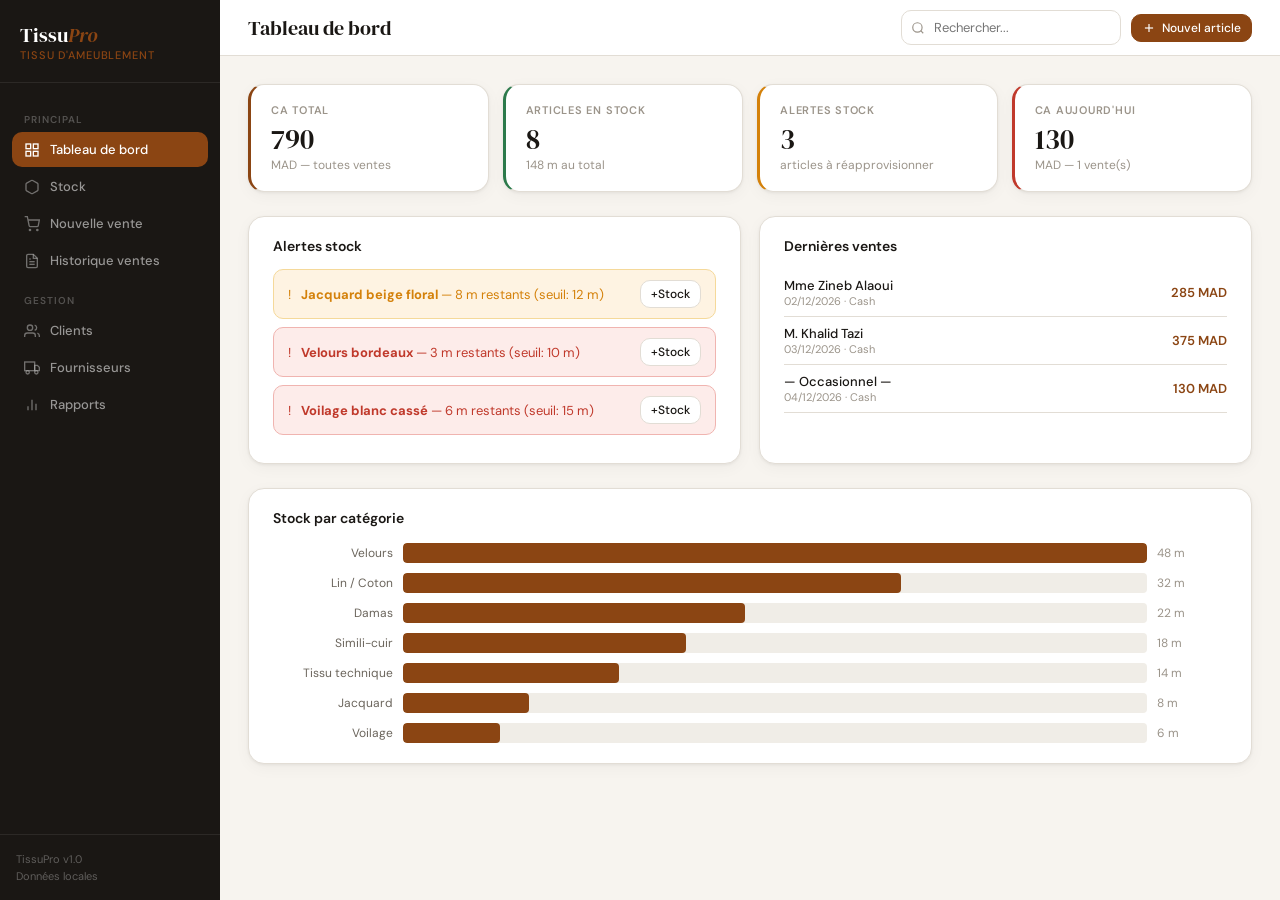
<file: frontend/index.html>
<!DOCTYPE html>
<html lang="fr">

<head>
    <meta charset="UTF-8">
    <meta name="viewport" content="width=device-width, initial-scale=1.0">
    <title>Tissu Pro — Gestion Magasin</title>
    <link href="https://fonts.googleapis.com/css2?family=DM+Serif+Display:ital@0;1&family=DM+Sans:wght@300;400;500;600&display=swap" rel="stylesheet">
    <style>
         :root {
            --bg: #F7F4EF;
            --surface: #FFFFFF;
            --surface2: #F0EDE7;
            --border: #E2DDD5;
            --text: #1A1714;
            --text2: #6B655C;
            --text3: #9B948A;
            --accent: #8B4513;
            --accent-light: #F5EDE6;
            --accent2: #2C5F2E;
            --accent2-light: #EAF0EA;
            --danger: #C0392B;
            --danger-light: #FDECEA;
            --warn: #D4810A;
            --warn-light: #FEF3E2;
            --success: #2C7A4B;
            --success-light: #E8F5EE;
            --radius: 10px;
            --radius-lg: 16px;
            --shadow: 0 1px 3px rgba(0, 0, 0, 0.06), 0 4px 16px rgba(0, 0, 0, 0.04);
        }
        
        * {
            box-sizing: border-box;
            margin: 0;
            padding: 0;
        }
        
        body {
            font-family: 'DM Sans', sans-serif;
            background: var(--bg);
            color: var(--text);
            font-size: 14px;
            min-height: 100vh;
        }
        
        h1,
        h2,
        h3 {
            font-family: 'DM Serif Display', serif;
            font-weight: 400;
        }
        /* Layout */
        
        .shell {
            display: flex;
            min-height: 100vh;
        }
        
        .sidebar {
            width: 220px;
            background: var(--text);
            flex-shrink: 0;
            display: flex;
            flex-direction: column;
            padding: 0;
            position: sticky;
            top: 0;
            height: 100vh;
        }
        
        .logo {
            padding: 24px 20px 20px;
            border-bottom: 1px solid rgba(255, 255, 255, 0.08);
        }
        
        .logo h1 {
            color: #fff;
            font-size: 20px;
            line-height: 1.1;
        }
        
        .logo span {
            color: var(--accent);
            font-family: 'DM Sans', sans-serif;
            font-size: 11px;
            font-weight: 500;
            letter-spacing: 0.08em;
            text-transform: uppercase;
            display: block;
            margin-top: 2px;
        }
        
        nav {
            flex: 1;
            padding: 16px 12px;
        }
        
        .nav-item {
            display: flex;
            align-items: center;
            gap: 10px;
            padding: 9px 12px;
            border-radius: var(--radius);
            cursor: pointer;
            color: rgba(255, 255, 255, 0.55);
            font-size: 13px;
            font-weight: 500;
            margin-bottom: 2px;
            transition: all 0.15s;
            user-select: none;
        }
        
        .nav-item svg {
            width: 16px;
            height: 16px;
            flex-shrink: 0;
            opacity: 0.7;
        }
        
        .nav-item:hover {
            background: rgba(255, 255, 255, 0.07);
            color: rgba(255, 255, 255, 0.85);
        }
        
        .nav-item.active {
            background: var(--accent);
            color: #fff;
        }
        
        .nav-item.active svg {
            opacity: 1;
        }
        
        .nav-label {
            font-size: 10px;
            letter-spacing: 0.1em;
            text-transform: uppercase;
            color: rgba(255, 255, 255, 0.25);
            padding: 14px 12px 6px;
            font-weight: 600;
        }
        
        .sidebar-footer {
            padding: 16px;
            border-top: 1px solid rgba(255, 255, 255, 0.08);
        }
        
        .sidebar-footer p {
            font-size: 11px;
            color: rgba(255, 255, 255, 0.3);
            line-height: 1.5;
        }
        
        .main {
            flex: 1;
            display: flex;
            flex-direction: column;
            min-width: 0;
        }
        
        .topbar {
            background: var(--surface);
            border-bottom: 1px solid var(--border);
            padding: 0 28px;
            height: 56px;
            display: flex;
            align-items: center;
            justify-content: space-between;
            position: sticky;
            top: 0;
            z-index: 10;
        }
        
        .topbar-title {
            font-family: 'DM Serif Display', serif;
            font-size: 20px;
            color: var(--text);
        }
        
        .topbar-right {
            display: flex;
            align-items: center;
            gap: 10px;
        }
        
        .content {
            padding: 28px;
            flex: 1;
        }
        /* Buttons */
        
        .btn {
            display: inline-flex;
            align-items: center;
            gap: 6px;
            padding: 8px 16px;
            border-radius: var(--radius);
            font-size: 13px;
            font-weight: 500;
            cursor: pointer;
            border: 1px solid transparent;
            transition: all 0.15s;
            font-family: 'DM Sans', sans-serif;
        }
        
        .btn-primary {
            background: var(--accent);
            color: #fff;
            border-color: var(--accent);
        }
        
        .btn-primary:hover {
            background: #7a3b10;
        }
        
        .btn-secondary {
            background: var(--surface);
            color: var(--text);
            border-color: var(--border);
        }
        
        .btn-secondary:hover {
            background: var(--surface2);
        }
        
        .btn-danger {
            background: var(--danger-light);
            color: var(--danger);
            border-color: transparent;
        }
        
        .btn-danger:hover {
            background: #f5c6c3;
        }
        
        .btn-sm {
            padding: 5px 10px;
            font-size: 12px;
        }
        
        .btn svg {
            width: 14px;
            height: 14px;
        }
        /* Cards */
        
        .card {
            background: var(--surface);
            border: 1px solid var(--border);
            border-radius: var(--radius-lg);
            box-shadow: var(--shadow);
        }
        
        .card-pad {
            padding: 20px 24px;
        }
        /* Stats grid */
        
        .stats-grid {
            display: grid;
            grid-template-columns: repeat(4, 1fr);
            gap: 14px;
            margin-bottom: 24px;
        }
        
        .stat-card {
            background: var(--surface);
            border: 1px solid var(--border);
            border-radius: var(--radius-lg);
            padding: 18px 20px;
            box-shadow: var(--shadow);
        }
        
        .stat-label {
            font-size: 11px;
            font-weight: 600;
            letter-spacing: 0.07em;
            text-transform: uppercase;
            color: var(--text3);
            margin-bottom: 8px;
        }
        
        .stat-val {
            font-size: 28px;
            font-family: 'DM Serif Display', serif;
            color: var(--text);
            line-height: 1;
            margin-bottom: 4px;
        }
        
        .stat-sub {
            font-size: 12px;
            color: var(--text3);
        }
        
        .stat-accent {
            border-left: 3px solid var(--accent);
        }
        
        .stat-green {
            border-left: 3px solid var(--success);
        }
        
        .stat-warn {
            border-left: 3px solid var(--warn);
        }
        
        .stat-danger {
            border-left: 3px solid var(--danger);
        }
        /* Table */
        
        .table-wrap {
            overflow-x: auto;
            border-radius: var(--radius-lg);
            box-shadow: var(--shadow);
        }
        
        table {
            width: 100%;
            border-collapse: collapse;
            background: var(--surface);
        }
        
        thead th {
            background: var(--surface2);
            padding: 11px 16px;
            text-align: left;
            font-size: 11px;
            font-weight: 600;
            letter-spacing: 0.07em;
            text-transform: uppercase;
            color: var(--text3);
            border-bottom: 1px solid var(--border);
            white-space: nowrap;
        }
        
        thead th:first-child {
            border-radius: var(--radius-lg) 0 0 0;
        }
        
        thead th:last-child {
            border-radius: 0 var(--radius-lg) 0 0;
        }
        
        tbody tr {
            border-bottom: 1px solid var(--border);
            transition: background 0.1s;
        }
        
        tbody tr:last-child {
            border-bottom: none;
        }
        
        tbody tr:hover {
            background: var(--bg);
        }
        
        tbody td {
            padding: 11px 16px;
            color: var(--text);
            font-size: 13px;
            vertical-align: middle;
        }
        
        tbody td:last-child {
            border-radius: 0 0 var(--radius-lg) 0;
        }
        /* Badge */
        
        .badge {
            display: inline-block;
            padding: 3px 10px;
            border-radius: 20px;
            font-size: 11px;
            font-weight: 600;
            white-space: nowrap;
        }
        
        .badge-ok {
            background: var(--success-light);
            color: var(--success);
        }
        
        .badge-warn {
            background: var(--warn-light);
            color: var(--warn);
        }
        
        .badge-danger {
            background: var(--danger-light);
            color: var(--danger);
        }
        
        .badge-info {
            background: var(--accent-light);
            color: var(--accent);
        }
        
        .badge-gray {
            background: var(--surface2);
            color: var(--text2);
        }
        /* Stock bar */
        
        .stock-bar {
            width: 80px;
            height: 6px;
            background: var(--surface2);
            border-radius: 3px;
            overflow: hidden;
            display: inline-block;
            vertical-align: middle;
        }
        
        .stock-bar-fill {
            height: 100%;
            border-radius: 3px;
        }
        /* Modal */
        
        .modal-overlay {
            display: none;
            position: fixed;
            inset: 0;
            background: rgba(26, 23, 20, 0.5);
            z-index: 100;
            align-items: center;
            justify-content: center;
        }
        
        .modal-overlay.open {
            display: flex;
        }
        
        .modal {
            background: var(--surface);
            border-radius: var(--radius-lg);
            box-shadow: 0 20px 60px rgba(0, 0, 0, 0.15);
            width: 100%;
            max-width: 520px;
            margin: 20px;
        }
        
        .modal-head {
            padding: 20px 24px 16px;
            border-bottom: 1px solid var(--border);
            display: flex;
            align-items: center;
            justify-content: space-between;
        }
        
        .modal-head h2 {
            font-size: 18px;
        }
        
        .modal-body {
            padding: 20px 24px;
        }
        
        .modal-foot {
            padding: 16px 24px;
            border-top: 1px solid var(--border);
            display: flex;
            gap: 10px;
            justify-content: flex-end;
        }
        
        .close-btn {
            background: none;
            border: none;
            cursor: pointer;
            color: var(--text3);
            padding: 4px;
            border-radius: 6px;
            display: flex;
            align-items: center;
        }
        
        .close-btn:hover {
            background: var(--surface2);
            color: var(--text);
        }
        /* Form */
        
        .form-group {
            margin-bottom: 14px;
        }
        
        .form-label {
            display: block;
            font-size: 12px;
            font-weight: 600;
            color: var(--text2);
            margin-bottom: 5px;
            letter-spacing: 0.03em;
            text-transform: uppercase;
        }
        
        .form-input {
            width: 100%;
            padding: 9px 12px;
            border: 1px solid var(--border);
            border-radius: var(--radius);
            font-size: 13px;
            font-family: 'DM Sans', sans-serif;
            background: var(--surface);
            color: var(--text);
            transition: border 0.15s;
        }
        
        .form-input:focus {
            outline: none;
            border-color: var(--accent);
        }
        
        .form-row {
            display: grid;
            grid-template-columns: 1fr 1fr;
            gap: 12px;
        }
        
        select.form-input {
            appearance: none;
            background-image: url("data:image/svg+xml,%3Csvg xmlns='http://www.w3.org/2000/svg' width='12' height='12' viewBox='0 0 24 24' fill='none' stroke='%239B948A' stroke-width='2'%3E%3Cpath d='m6 9 6 6 6-6'/%3E%3C/svg%3E");
            background-repeat: no-repeat;
            background-position: right 10px center;
            padding-right: 28px;
        }
        /* Search */
        
        .search-wrap {
            position: relative;
        }
        
        .search-wrap svg {
            position: absolute;
            left: 10px;
            top: 50%;
            transform: translateY(-50%);
            color: var(--text3);
            width: 14px;
            height: 14px;
        }
        
        .search-input {
            padding: 8px 12px 8px 32px;
            border: 1px solid var(--border);
            border-radius: var(--radius);
            font-size: 13px;
            font-family: 'DM Sans', sans-serif;
            background: var(--surface);
            color: var(--text);
            width: 220px;
        }
        
        .search-input:focus {
            outline: none;
            border-color: var(--accent);
        }
        /* Alert banner */
        
        .alert-banner {
            border-radius: var(--radius);
            padding: 10px 14px;
            margin-bottom: 8px;
            font-size: 13px;
            display: flex;
            align-items: center;
            gap: 10px;
        }
        
        .alert-danger {
            background: var(--danger-light);
            color: var(--danger);
            border: 1px solid #f0b4b0;
        }
        
        .alert-warn {
            background: var(--warn-light);
            color: var(--warn);
            border: 1px solid #f5d99a;
        }
        
        .alert-success {
            background: var(--success-light);
            color: var(--success);
            border: 1px solid #b3d9c3;
        }
        /* Page sections */
        
        .page {
            display: none;
        }
        
        .page.active {
            display: block;
        }
        
        .section-header {
            display: flex;
            align-items: center;
            justify-content: space-between;
            margin-bottom: 18px;
            flex-wrap: wrap;
            gap: 10px;
        }
        
        .section-header h2 {
            font-size: 15px;
            font-weight: 600;
            font-family: 'DM Sans', sans-serif;
            color: var(--text);
        }
        /* Ventes form */
        
        .vente-form {
            background: var(--surface);
            border: 1px solid var(--border);
            border-radius: var(--radius-lg);
            padding: 24px;
            box-shadow: var(--shadow);
            margin-bottom: 24px;
        }
        
        .vente-items {
            margin: 16px 0;
        }
        
        .vente-item-row {
            display: grid;
            grid-template-columns: 1fr 100px 90px 36px;
            gap: 8px;
            align-items: center;
            margin-bottom: 8px;
        }
        
        .vente-total {
            background: var(--surface2);
            border-radius: var(--radius);
            padding: 14px 18px;
            display: flex;
            align-items: center;
            justify-content: space-between;
            margin-top: 12px;
        }
        
        .vente-total-label {
            font-size: 13px;
            font-weight: 600;
            color: var(--text2);
        }
        
        .vente-total-val {
            font-size: 22px;
            font-family: 'DM Serif Display', serif;
            color: var(--accent);
        }
        /* Reçu */
        
        .recu {
            background: var(--surface);
            border: 1px solid var(--border);
            border-radius: var(--radius-lg);
            padding: 24px;
            box-shadow: var(--shadow);
        }
        
        .recu-head {
            text-align: center;
            padding-bottom: 16px;
            border-bottom: 1px dashed var(--border);
            margin-bottom: 16px;
        }
        
        .recu-head h2 {
            font-size: 22px;
            color: var(--accent);
        }
        
        .recu-head p {
            font-size: 12px;
            color: var(--text3);
            margin-top: 4px;
        }
        
        .recu-row {
            display: flex;
            justify-content: space-between;
            font-size: 13px;
            padding: 5px 0;
            border-bottom: 1px solid var(--bg);
        }
        
        .recu-row strong {
            color: var(--text);
        }
        
        .recu-total-row {
            display: flex;
            justify-content: space-between;
            font-size: 15px;
            font-weight: 600;
            padding: 12px 0 0;
            margin-top: 8px;
            border-top: 1px dashed var(--border);
        }
        /* Rapport chart */
        
        .chart-bar-wrap {
            display: flex;
            flex-direction: column;
            gap: 10px;
        }
        
        .chart-bar-row {
            display: flex;
            align-items: center;
            gap: 10px;
        }
        
        .chart-bar-label {
            width: 120px;
            font-size: 12px;
            color: var(--text2);
            text-align: right;
            white-space: nowrap;
            overflow: hidden;
            text-overflow: ellipsis;
            flex-shrink: 0;
        }
        
        .chart-bar-bg {
            flex: 1;
            height: 20px;
            background: var(--surface2);
            border-radius: 4px;
            overflow: hidden;
        }
        
        .chart-bar-fill {
            height: 100%;
            border-radius: 4px;
            background: var(--accent);
            transition: width 0.5s ease;
        }
        
        .chart-bar-val {
            width: 70px;
            font-size: 12px;
            color: var(--text3);
            white-space: nowrap;
        }
        /* Toast */
        
        .toast {
            position: fixed;
            bottom: 24px;
            right: 24px;
            background: var(--text);
            color: #fff;
            padding: 12px 18px;
            border-radius: var(--radius);
            font-size: 13px;
            box-shadow: 0 4px 20px rgba(0, 0, 0, 0.2);
            z-index: 200;
            display: none;
            align-items: center;
            gap: 8px;
        }
        
        .toast.show {
            display: flex;
        }
        /* Empty state */
        
        .empty {
            text-align: center;
            padding: 48px 20px;
            color: var(--text3);
        }
        
        .empty svg {
            width: 40px;
            height: 40px;
            margin-bottom: 12px;
            opacity: 0.3;
        }
        
        .empty p {
            font-size: 14px;
        }
        /* Scrollbar */
        
        ::-webkit-scrollbar {
            width: 5px;
            height: 5px;
        }
        
        ::-webkit-scrollbar-track {
            background: transparent;
        }
        
        ::-webkit-scrollbar-thumb {
            background: var(--border);
            border-radius: 10px;
        }
        
        @media (max-width: 768px) {
            .stats-grid {
                grid-template-columns: 1fr 1fr;
            }
            .sidebar {
                width: 60px;
            }
            .nav-item span,
            .logo span,
            .logo h1 em,
            .nav-label,
            .sidebar-footer {
                display: none;
            }
            .logo h1 {
                font-size: 14px;
            }
            .content {
                padding: 16px;
            }
        }
    </style>
</head>

<body>

    <div class="shell">
        <!-- Sidebar -->
        <aside class="sidebar">
            <div class="logo">
                <h1>Tissu<em style="font-style:italic;color:var(--accent)">Pro</em></h1>
                <span>Tissu d'ameublement</span>
            </div>
            <nav>
                <div class="nav-label">Principal</div>
                <div class="nav-item active" onclick="goTo('dashboard')">
                    <svg viewBox="0 0 24 24" fill="none" stroke="currentColor" stroke-width="2"><rect x="3" y="3" width="7" height="7"/><rect x="14" y="3" width="7" height="7"/><rect x="14" y="14" width="7" height="7"/><rect x="3" y="14" width="7" height="7"/></svg>
                    <span>Tableau de bord</span>
                </div>
                <div class="nav-item" onclick="goTo('stock')">
                    <svg viewBox="0 0 24 24" fill="none" stroke="currentColor" stroke-width="2"><path d="M21 16V8a2 2 0 0 0-1-1.73l-7-4a2 2 0 0 0-2 0l-7 4A2 2 0 0 0 3 8v8a2 2 0 0 0 1 1.73l7 4a2 2 0 0 0 2 0l7-4A2 2 0 0 0 21 16z"/></svg>
                    <span>Stock</span>
                </div>
                <div class="nav-item" onclick="goTo('ventes')">
                    <svg viewBox="0 0 24 24" fill="none" stroke="currentColor" stroke-width="2"><circle cx="9" cy="21" r="1"/><circle cx="20" cy="21" r="1"/><path d="M1 1h4l2.68 13.39a2 2 0 0 0 2 1.61h9.72a2 2 0 0 0 2-1.61L23 6H6"/></svg>
                    <span>Nouvelle vente</span>
                </div>
                <div class="nav-item" onclick="goTo('historique')">
                    <svg viewBox="0 0 24 24" fill="none" stroke="currentColor" stroke-width="2"><path d="M14 2H6a2 2 0 0 0-2 2v16a2 2 0 0 0 2 2h12a2 2 0 0 0 2-2V8z"/><polyline points="14 2 14 8 20 8"/><line x1="16" y1="13" x2="8" y2="13"/><line x1="16" y1="17" x2="8" y2="17"/><polyline points="10 9 9 9 8 9"/></svg>
                    <span>Historique ventes</span>
                </div>
                <div class="nav-label">Gestion</div>
                <div class="nav-item" onclick="goTo('clients')">
                    <svg viewBox="0 0 24 24" fill="none" stroke="currentColor" stroke-width="2"><path d="M17 21v-2a4 4 0 0 0-4-4H5a4 4 0 0 0-4 4v2"/><circle cx="9" cy="7" r="4"/><path d="M23 21v-2a4 4 0 0 0-3-3.87"/><path d="M16 3.13a4 4 0 0 1 0 7.75"/></svg>
                    <span>Clients</span>
                </div>
                <div class="nav-item" onclick="goTo('fournisseurs')">
                    <svg viewBox="0 0 24 24" fill="none" stroke="currentColor" stroke-width="2"><rect x="1" y="3" width="15" height="13"/><polygon points="16 8 20 8 23 11 23 16 16 16 16 8"/><circle cx="5.5" cy="18.5" r="2.5"/><circle cx="18.5" cy="18.5" r="2.5"/></svg>
                    <span>Fournisseurs</span>
                </div>
                <div class="nav-item" onclick="goTo('rapports')">
                    <svg viewBox="0 0 24 24" fill="none" stroke="currentColor" stroke-width="2"><line x1="18" y1="20" x2="18" y2="10"/><line x1="12" y1="20" x2="12" y2="4"/><line x1="6" y1="20" x2="6" y2="14"/></svg>
                    <span>Rapports</span>
                </div>
            </nav>
            <div class="sidebar-footer">
                <p>TissuPro v1.0<br>Données locales</p>
            </div>
        </aside>

        <div class="main">
            <!-- Topbar -->
            <div class="topbar">
                <div class="topbar-title" id="topbar-title">Tableau de bord</div>
                <div class="topbar-right">
                    <div class="search-wrap">
                        <svg viewBox="0 0 24 24" fill="none" stroke="currentColor" stroke-width="2"><circle cx="11" cy="11" r="8"/><path d="m21 21-4.35-4.35"/></svg>
                        <input class="search-input" id="global-search" placeholder="Rechercher..." oninput="globalSearch(this.value)">
                    </div>
                    <button class="btn btn-primary btn-sm" onclick="openModal('modal-article')">
          <svg viewBox="0 0 24 24" fill="none" stroke="currentColor" stroke-width="2"><line x1="12" y1="5" x2="12" y2="19"/><line x1="5" y1="12" x2="19" y2="12"/></svg>
          Nouvel article
        </button>
                </div>
            </div>

            <div class="content">

                <!-- DASHBOARD -->
                <div class="page active" id="page-dashboard">
                    <div class="stats-grid" id="stats-grid"></div>
                    <div style="display:grid;grid-template-columns:1fr 1fr;gap:18px;margin-bottom:24px">
                        <div class="card card-pad">
                            <div style="font-weight:600;font-size:14px;margin-bottom:14px">Alertes stock</div>
                            <div id="alerts-list"></div>
                        </div>
                        <div class="card card-pad">
                            <div style="font-weight:600;font-size:14px;margin-bottom:14px">Dernières ventes</div>
                            <div id="recent-ventes"></div>
                        </div>
                    </div>
                    <div class="card card-pad">
                        <div style="font-weight:600;font-size:14px;margin-bottom:16px">Stock par catégorie</div>
                        <div class="chart-bar-wrap" id="cat-chart"></div>
                    </div>
                </div>

                <!-- STOCK -->
                <div class="page" id="page-stock">
                    <div class="section-header">
                        <h2>Articles en stock</h2>
                        <div style="display:flex;gap:8px">
                            <select class="form-input" style="width:160px" id="filter-cat" onchange="renderStock()">
              <option value="">Toutes catégories</option>
              <option>Velours</option><option>Jacquard</option><option>Lin / Coton</option>
              <option>Simili-cuir</option><option>Voilage</option><option>Tissu technique</option><option>Damas</option><option>Autre</option>
            </select>
                            <button class="btn btn-primary btn-sm" onclick="openModal('modal-article')">
              <svg viewBox="0 0 24 24" fill="none" stroke="currentColor" stroke-width="2"><line x1="12" y1="5" x2="12" y2="19"/><line x1="5" y1="12" x2="19" y2="12"/></svg>
              Ajouter article
            </button>
                        </div>
                    </div>
                    <div class="table-wrap" id="stock-table"></div>
                </div>

                <!-- VENTES -->
                <div class="page" id="page-ventes">
                    <div class="section-header">
                        <h2>Nouvelle vente</h2>
                    </div>
                    <div class="vente-form">
                        <div class="form-row">
                            <div class="form-group">
                                <label class="form-label">Client</label>
                                <select class="form-input" id="v-client">
                <option value="">— Client occasionnel —</option>
              </select>
                            </div>
                            <div class="form-group">
                                <label class="form-label">Mode de paiement</label>
                                <select class="form-input" id="v-paiement">
                <option>Cash</option><option>Virement</option><option>Chèque</option><option>Crédit client</option>
              </select>
                            </div>
                        </div>
                        <div style="font-weight:600;font-size:13px;margin-bottom:10px;color:var(--text2)">Articles</div>
                        <div id="vente-lines"></div>
                        <button class="btn btn-secondary btn-sm" onclick="addVenteLine()" style="margin-bottom:12px">
            <svg viewBox="0 0 24 24" fill="none" stroke="currentColor" stroke-width="2"><line x1="12" y1="5" x2="12" y2="19"/><line x1="5" y1="12" x2="19" y2="12"/></svg>
            Ajouter article
          </button>
                        <div class="vente-total">
                            <span class="vente-total-label">Total vente</span>
                            <span class="vente-total-val" id="vente-total-display">0 MAD</span>
                        </div>
                        <div style="margin-top:14px;display:flex;gap:10px">
                            <button class="btn btn-primary" onclick="validerVente()">Valider & Imprimer reçu</button>
                            <button class="btn btn-secondary" onclick="resetVente()">Annuler</button>
                        </div>
                    </div>
                    <div id="recu-zone"></div>
                </div>

                <!-- HISTORIQUE -->
                <div class="page" id="page-historique">
                    <div class="section-header">
                        <h2>Historique des ventes</h2>
                    </div>
                    <div class="table-wrap" id="hist-table"></div>
                </div>

                <!-- CLIENTS -->
                <div class="page" id="page-clients">
                    <div class="section-header">
                        <h2>Clients</h2>
                        <button class="btn btn-primary btn-sm" onclick="openModal('modal-client')">
            <svg viewBox="0 0 24 24" fill="none" stroke="currentColor" stroke-width="2"><line x1="12" y1="5" x2="12" y2="19"/><line x1="5" y1="12" x2="19" y2="12"/></svg>
            Nouveau client
          </button>
                    </div>
                    <div class="table-wrap" id="clients-table"></div>
                </div>

                <!-- FOURNISSEURS -->
                <div class="page" id="page-fournisseurs">
                    <div class="section-header">
                        <h2>Fournisseurs</h2>
                        <button class="btn btn-primary btn-sm" onclick="openModal('modal-fournisseur')">
            <svg viewBox="0 0 24 24" fill="none" stroke="currentColor" stroke-width="2"><line x1="12" y1="5" x2="12" y2="19"/><line x1="5" y1="12" x2="19" y2="12"/></svg>
            Nouveau fournisseur
          </button>
                    </div>
                    <div class="table-wrap" id="fourn-table"></div>
                </div>

                <!-- RAPPORTS -->
                <div class="page" id="page-rapports">
                    <div class="section-header">
                        <h2>Rapports</h2>
                    </div>
                    <div class="stats-grid" id="rapport-stats"></div>
                    <div style="display:grid;grid-template-columns:1fr 1fr;gap:18px">
                        <div class="card card-pad">
                            <div style="font-weight:600;font-size:14px;margin-bottom:14px">Articles les plus vendus</div>
                            <div class="chart-bar-wrap" id="top-articles"></div>
                        </div>
                        <div class="card card-pad">
                            <div style="font-weight:600;font-size:14px;margin-bottom:14px">Ventes par catégorie</div>
                            <div class="chart-bar-wrap" id="ventes-cat"></div>
                        </div>
                    </div>
                </div>

            </div>
            <!-- /content -->
        </div>
        <!-- /main -->
    </div>
    <!-- /shell -->

    <!-- MODALS -->
    <div class="modal-overlay" id="modal-article">
        <div class="modal">
            <div class="modal-head">
                <h2 id="modal-article-title">Nouvel article</h2>
                <button class="close-btn" onclick="closeModal('modal-article')"><svg viewBox="0 0 24 24" fill="none" stroke="currentColor" stroke-width="2" width="18" height="18"><line x1="18" y1="6" x2="6" y2="18"/><line x1="6" y1="6" x2="18" y2="18"/></svg></button>
            </div>
            <div class="modal-body">
                <input type="hidden" id="art-edit-id">
                <div class="form-row">
                    <div class="form-group">
                        <label class="form-label">Désignation *</label>
                        <input class="form-input" id="art-nom" placeholder="Ex: Velours bleu nuit">
                    </div>
                    <div class="form-group">
                        <label class="form-label">Catégorie *</label>
                        <select class="form-input" id="art-cat">
            <option>Velours</option><option>Jacquard</option><option>Lin / Coton</option>
            <option>Simili-cuir</option><option>Voilage</option><option>Tissu technique</option><option>Damas</option><option>Autre</option>
          </select>
                    </div>
                </div>
                <div class="form-row">
                    <div class="form-group">
                        <label class="form-label">Couleur</label>
                        <input class="form-input" id="art-couleur" placeholder="Ex: Bleu nuit">
                    </div>
                    <div class="form-group">
                        <label class="form-label">Largeur (cm)</label>
                        <input class="form-input" type="number" id="art-largeur" placeholder="140">
                    </div>
                </div>
                <div class="form-row">
                    <div class="form-group">
                        <label class="form-label">Stock initial (m) *</label>
                        <input class="form-input" type="number" id="art-stock" placeholder="0">
                    </div>
                    <div class="form-group">
                        <label class="form-label">Seuil alerte (m)</label>
                        <input class="form-input" type="number" id="art-seuil" placeholder="10">
                    </div>
                </div>
                <div class="form-row">
                    <div class="form-group">
                        <label class="form-label">Prix vente / m (MAD) *</label>
                        <input class="form-input" type="number" id="art-prix" placeholder="0">
                    </div>
                    <div class="form-group">
                        <label class="form-label">Prix achat / m (MAD)</label>
                        <input class="form-input" type="number" id="art-achat" placeholder="0">
                    </div>
                </div>
                <div class="form-group">
                    <label class="form-label">Fournisseur</label>
                    <select class="form-input" id="art-fourn"><option value="">—</option></select>
                </div>
            </div>
            <div class="modal-foot">
                <button class="btn btn-secondary" onclick="closeModal('modal-article')">Annuler</button>
                <button class="btn btn-primary" onclick="saveArticle()">Enregistrer</button>
            </div>
        </div>
    </div>

    <div class="modal-overlay" id="modal-client">
        <div class="modal">
            <div class="modal-head">
                <h2 id="modal-client-title">Nouveau client</h2>
                <button class="close-btn" onclick="closeModal('modal-client')"><svg viewBox="0 0 24 24" fill="none" stroke="currentColor" stroke-width="2" width="18" height="18"><line x1="18" y1="6" x2="6" y2="18"/><line x1="6" y1="6" x2="18" y2="18"/></svg></button>
            </div>
            <div class="modal-body">
                <input type="hidden" id="cli-edit-id">
                <div class="form-row">
                    <div class="form-group">
                        <label class="form-label">Nom complet *</label>
                        <input class="form-input" id="cli-nom" placeholder="Ex: Mme Fatima Benali">
                    </div>
                    <div class="form-group">
                        <label class="form-label">Téléphone</label>
                        <input class="form-input" id="cli-tel" placeholder="06 XX XX XX XX">
                    </div>
                </div>
                <div class="form-row">
                    <div class="form-group">
                        <label class="form-label">Ville</label>
                        <input class="form-input" id="cli-ville" placeholder="Casablanca">
                    </div>
                    <div class="form-group">
                        <label class="form-label">Type</label>
                        <select class="form-input" id="cli-type">
            <option>Particulier</option><option>Grossiste</option><option>Artisan</option><option>Revendeur</option>
          </select>
                    </div>
                </div>
                <div class="form-group">
                    <label class="form-label">Note</label>
                    <input class="form-input" id="cli-note" placeholder="Remarque...">
                </div>
            </div>
            <div class="modal-foot">
                <button class="btn btn-secondary" onclick="closeModal('modal-client')">Annuler</button>
                <button class="btn btn-primary" onclick="saveClient()">Enregistrer</button>
            </div>
        </div>
    </div>

    <div class="modal-overlay" id="modal-fournisseur">
        <div class="modal">
            <div class="modal-head">
                <h2>Nouveau fournisseur</h2>
                <button class="close-btn" onclick="closeModal('modal-fournisseur')"><svg viewBox="0 0 24 24" fill="none" stroke="currentColor" stroke-width="2" width="18" height="18"><line x1="18" y1="6" x2="6" y2="18"/><line x1="6" y1="6" x2="18" y2="18"/></svg></button>
            </div>
            <div class="modal-body">
                <input type="hidden" id="fourn-edit-id">
                <div class="form-row">
                    <div class="form-group">
                        <label class="form-label">Nom société *</label>
                        <input class="form-input" id="fourn-nom" placeholder="Ex: Casa Textile SARL">
                    </div>
                    <div class="form-group">
                        <label class="form-label">Contact</label>
                        <input class="form-input" id="fourn-contact" placeholder="M. Hassan">
                    </div>
                </div>
                <div class="form-row">
                    <div class="form-group">
                        <label class="form-label">Téléphone</label>
                        <input class="form-input" id="fourn-tel" placeholder="05 22 XX XX XX">
                    </div>
                    <div class="form-group">
                        <label class="form-label">Ville</label>
                        <input class="form-input" id="fourn-ville" placeholder="Casablanca">
                    </div>
                </div>
                <div class="form-group">
                    <label class="form-label">Spécialité</label>
                    <input class="form-input" id="fourn-spec" placeholder="Ex: Velours, Jacquard...">
                </div>
            </div>
            <div class="modal-foot">
                <button class="btn btn-secondary" onclick="closeModal('modal-fournisseur')">Annuler</button>
                <button class="btn btn-primary" onclick="saveFournisseur()">Enregistrer</button>
            </div>
        </div>
    </div>

    <div class="modal-overlay" id="modal-stock-update">
        <div class="modal" style="max-width:360px">
            <div class="modal-head">
                <h2>Réapprovisionner</h2>
                <button class="close-btn" onclick="closeModal('modal-stock-update')"><svg viewBox="0 0 24 24" fill="none" stroke="currentColor" stroke-width="2" width="18" height="18"><line x1="18" y1="6" x2="6" y2="18"/><line x1="6" y1="6" x2="18" y2="18"/></svg></button>
            </div>
            <div class="modal-body">
                <input type="hidden" id="su-id">
                <div class="form-group">
                    <label class="form-label">Article</label>
                    <div style="font-weight:500;font-size:14px;color:var(--text)" id="su-nom"></div>
                </div>
                <div class="form-group">
                    <label class="form-label">Quantité à ajouter (m)</label>
                    <input class="form-input" type="number" id="su-qty" placeholder="0" min="0">
                </div>
            </div>
            <div class="modal-foot">
                <button class="btn btn-secondary" onclick="closeModal('modal-stock-update')">Annuler</button>
                <button class="btn btn-primary" onclick="saveStockUpdate()">Ajouter au stock</button>
            </div>
        </div>
    </div>

    <div class="toast" id="toast"></div>

    <script>
        // ===== DATA STORE =====
        let db = {
            articles: [],
            clients: [],
            fournisseurs: [],
            ventes: [],
            nextId: {
                art: 1,
                cli: 1,
                fourn: 1,
                vente: 1
            }
        };

        function save() {
            try {
                localStorage.setItem('tissu_db', JSON.stringify(db));
            } catch (e) {}
        }

        function load() {
            try {
                const s = localStorage.getItem('tissu_db');
                if (s) db = JSON.parse(s);
            } catch (e) {}
        }

        function uid(type) {
            const id = db.nextId[type]++;
            save();
            return id;
        }

        // ===== SEED DATA =====
        function seed() {
            if (db.articles.length > 0) return;
            db.fournisseurs = [{
                id: db.nextId.fourn++,
                nom: 'Casa Textile SARL',
                contact: 'M. Hassan',
                tel: '05 22 11 22 33',
                ville: 'Casablanca',
                spec: 'Velours, Jacquard'
            }, {
                id: db.nextId.fourn++,
                nom: 'Maroc Tissus',
                contact: 'Mme Samira',
                tel: '05 37 44 55 66',
                ville: 'Rabat',
                spec: 'Lin, Voilage'
            }, ];
            db.articles = [{
                id: db.nextId.art++,
                nom: 'Velours bleu nuit',
                cat: 'Velours',
                couleur: 'Bleu nuit',
                largeur: 140,
                stock: 45,
                seuil: 10,
                prix: 95,
                achat: 55,
                fourn: 1
            }, {
                id: db.nextId.art++,
                nom: 'Jacquard beige floral',
                cat: 'Jacquard',
                couleur: 'Beige',
                largeur: 280,
                stock: 8,
                seuil: 12,
                prix: 120,
                achat: 70,
                fourn: 1
            }, {
                id: db.nextId.art++,
                nom: 'Velours bordeaux',
                cat: 'Velours',
                couleur: 'Bordeaux',
                largeur: 140,
                stock: 3,
                seuil: 10,
                prix: 90,
                achat: 50,
                fourn: 1
            }, {
                id: db.nextId.art++,
                nom: 'Lin naturel écru',
                cat: 'Lin / Coton',
                couleur: 'Écru',
                largeur: 240,
                stock: 32,
                seuil: 8,
                prix: 75,
                achat: 42,
                fourn: 2
            }, {
                id: db.nextId.art++,
                nom: 'Simili cuir noir',
                cat: 'Simili-cuir',
                couleur: 'Noir',
                largeur: 140,
                stock: 18,
                seuil: 5,
                prix: 65,
                achat: 35,
                fourn: 1
            }, {
                id: db.nextId.art++,
                nom: 'Voilage blanc cassé',
                cat: 'Voilage',
                couleur: 'Blanc',
                largeur: 300,
                stock: 6,
                seuil: 15,
                prix: 45,
                achat: 22,
                fourn: 2
            }, {
                id: db.nextId.art++,
                nom: 'Damas gris perle',
                cat: 'Damas',
                couleur: 'Gris perle',
                largeur: 280,
                stock: 22,
                seuil: 8,
                prix: 110,
                achat: 65,
                fourn: 1
            }, {
                id: db.nextId.art++,
                nom: 'Tissu imperméable vert',
                cat: 'Tissu technique',
                couleur: 'Vert',
                largeur: 160,
                stock: 14,
                seuil: 5,
                prix: 80,
                achat: 48,
                fourn: 2
            }, ];
            db.clients = [{
                id: db.nextId.cli++,
                nom: 'Mme Zineb Alaoui',
                tel: '06 12 34 56 78',
                ville: 'Casablanca',
                type: 'Grossiste',
                note: 'Client VIP',
                credit: 500
            }, {
                id: db.nextId.cli++,
                nom: 'M. Khalid Tazi',
                tel: '07 23 45 67 89',
                ville: 'Rabat',
                type: 'Artisan',
                note: '',
                credit: 0
            }, {
                id: db.nextId.cli++,
                nom: 'Salon Élite',
                tel: '05 22 88 99 00',
                ville: 'Casablanca',
                type: 'Revendeur',
                note: 'Commandes mensuelles',
                credit: 0
            }, ];
            const today = new Date();
            const fmt = d => d.toLocaleDateString('fr-FR');
            db.ventes = [{
                id: db.nextId.vente++,
                date: fmt(new Date(today - 86400000 * 2)),
                client: 'Mme Zineb Alaoui',
                paiement: 'Cash',
                lignes: [{
                    artId: 1,
                    nom: 'Velours bleu nuit',
                    qty: 3,
                    prix: 95
                }],
                total: 285
            }, {
                id: db.nextId.vente++,
                date: fmt(new Date(today - 86400000)),
                client: 'M. Khalid Tazi',
                paiement: 'Cash',
                lignes: [{
                    artId: 4,
                    nom: 'Lin naturel écru',
                    qty: 5,
                    prix: 75
                }],
                total: 375
            }, {
                id: db.nextId.vente++,
                date: fmt(today),
                client: '— Occasionnel —',
                paiement: 'Cash',
                lignes: [{
                    artId: 5,
                    nom: 'Simili cuir noir',
                    qty: 2,
                    prix: 65
                }],
                total: 130
            }, ];
            save();
        }

        // ===== NAVIGATION =====
        const titles = {
            dashboard: 'Tableau de bord',
            stock: 'Stock',
            ventes: 'Nouvelle vente',
            historique: 'Historique ventes',
            clients: 'Clients',
            fournisseurs: 'Fournisseurs',
            rapports: 'Rapports'
        };

        function goTo(page) {
            document.querySelectorAll('.page').forEach(p => p.classList.remove('active'));
            document.querySelectorAll('.nav-item').forEach(n => n.classList.remove('active'));
            document.getElementById('page-' + page).classList.add('active');
            document.querySelector(`[onclick="goTo('${page}')"]`).classList.add('active');
            document.getElementById('topbar-title').textContent = titles[page];
            renderPage(page);
        }

        function renderPage(page) {
            if (page === 'dashboard') renderDashboard();
            else if (page === 'stock') renderStock();
            else if (page === 'historique') renderHistorique();
            else if (page === 'clients') renderClients();
            else if (page === 'fournisseurs') renderFournisseurs();
            else if (page === 'rapports') renderRapports();
            else if (page === 'ventes') initVente();
        }

        // ===== MODALS =====
        function openModal(id) {
            document.getElementById(id).classList.add('open');
        }

        function closeModal(id) {
            document.getElementById(id).classList.remove('open');
        }
        document.querySelectorAll('.modal-overlay').forEach(m => {
            m.addEventListener('click', e => {
                if (e.target === m) m.classList.remove('open');
            });
        });

        // ===== TOAST =====
        function toast(msg, type = 'ok') {
            const t = document.getElementById('toast');
            t.textContent = msg;
            t.style.background = type === 'err' ? 'var(--danger)' : 'var(--text)';
            t.classList.add('show');
            setTimeout(() => t.classList.remove('show'), 2500);
        }

        // ===== ARTICLES =====
        function openEditArticle(id) {
            const a = db.articles.find(x => x.id === id);
            if (!a) return;
            document.getElementById('modal-article-title').textContent = 'Modifier article';
            document.getElementById('art-edit-id').value = id;
            document.getElementById('art-nom').value = a.nom;
            document.getElementById('art-cat').value = a.cat;
            document.getElementById('art-couleur').value = a.couleur || '';
            document.getElementById('art-largeur').value = a.largeur || '';
            document.getElementById('art-stock').value = a.stock;
            document.getElementById('art-seuil').value = a.seuil;
            document.getElementById('art-prix').value = a.prix;
            document.getElementById('art-achat').value = a.achat || '';
            document.getElementById('art-fourn').value = a.fourn || '';
            openModal('modal-article');
        }

        function saveArticle() {
            const nom = document.getElementById('art-nom').value.trim();
            const stock = parseFloat(document.getElementById('art-stock').value);
            const prix = parseFloat(document.getElementById('art-prix').value);
            if (!nom || isNaN(stock) || isNaN(prix)) {
                toast('Remplissez les champs obligatoires', 'err');
                return;
            }
            const editId = parseInt(document.getElementById('art-edit-id').value) || 0;
            const obj = {
                nom,
                prix,
                stock,
                cat: document.getElementById('art-cat').value,
                couleur: document.getElementById('art-couleur').value,
                largeur: parseFloat(document.getElementById('art-largeur').value) || 140,
                seuil: parseFloat(document.getElementById('art-seuil').value) || 10,
                achat: parseFloat(document.getElementById('art-achat').value) || 0,
                fourn: parseInt(document.getElementById('art-fourn').value) || 0
            };
            if (editId) {
                Object.assign(db.articles.find(x => x.id === editId), obj);
            } else {
                obj.id = uid('art');
                db.articles.push(obj);
            }
            save();
            closeModal('modal-article');
            document.getElementById('art-edit-id').value = '';
            document.getElementById('modal-article-title').textContent = 'Nouvel article';
            ['art-nom', 'art-couleur', 'art-largeur', 'art-stock', 'art-seuil', 'art-prix', 'art-achat'].forEach(id => document.getElementById(id).value = '');
            toast('Article enregistré');
            renderPage('stock');
            renderDashboard();
        }

        function deleteArticle(id) {
            if (!confirm('Supprimer cet article ?')) return;
            db.articles = db.articles.filter(x => x.id !== id);
            save();
            toast('Article supprimé');
            renderPage('stock');
            renderDashboard();
        }

        function openStockUpdate(id) {
            const a = db.articles.find(x => x.id === id);
            document.getElementById('su-id').value = id;
            document.getElementById('su-nom').textContent = a.nom;
            document.getElementById('su-qty').value = '';
            openModal('modal-stock-update');
        }

        function saveStockUpdate() {
            const id = parseInt(document.getElementById('su-id').value);
            const qty = parseFloat(document.getElementById('su-qty').value);
            if (isNaN(qty) || qty <= 0) {
                toast('Entrez une quantité valide', 'err');
                return;
            }
            const a = db.articles.find(x => x.id === id);
            a.stock = Math.round((a.stock + qty) * 10) / 10;
            save();
            closeModal('modal-stock-update');
            toast('Stock mis à jour');
            renderPage('stock');
            renderDashboard();
        }

        function stockStatus(a) {
            if (a.stock === 0) return {
                label: 'Rupture',
                cls: 'badge-danger',
                color: 'var(--danger)'
            };
            if (a.stock <= a.seuil * 0.5) return {
                label: 'Critique',
                cls: 'badge-danger',
                color: 'var(--danger)'
            };
            if (a.stock <= a.seuil) return {
                label: 'Stock bas',
                cls: 'badge-warn',
                color: 'var(--warn)'
            };
            return {
                label: 'En stock',
                cls: 'badge-ok',
                color: 'var(--success)'
            };
        }

        function renderStock() {
            const cat = document.getElementById('filter-cat') ? document.getElementById('filter-cat').value : '';
            const search = (document.getElementById('global-search') || {}).value || '';
            let arts = db.articles;
            if (cat) arts = arts.filter(a => a.cat === cat);
            if (search) arts = arts.filter(a => a.nom.toLowerCase().includes(search.toLowerCase()) || a.cat.toLowerCase().includes(search.toLowerCase()));
            if (!arts.length) {
                document.getElementById('stock-table').innerHTML = '<div class="empty"><svg viewBox="0 0 24 24" fill="none" stroke="currentColor" stroke-width="1.5"><path d="M21 16V8a2 2 0 0 0-1-1.73l-7-4a2 2 0 0 0-2 0l-7 4A2 2 0 0 0 3 8v8a2 2 0 0 0 1 1.73l7 4a2 2 0 0 0 2 0l7-4A2 2 0 0 0 21 16z"/></svg><p>Aucun article trouvé</p></div>';
                return;
            }
            const fournMap = {};
            db.fournisseurs.forEach(f => fournMap[f.id] = f.nom);
            document.getElementById('stock-table').innerHTML = `<table>
    <thead><tr><th>Référence</th><th>Désignation</th><th>Catégorie</th><th>Couleur</th><th>Largeur</th><th>Stock</th><th>Seuil</th><th>Prix / m</th><th>Statut</th><th>Actions</th></tr></thead>
    <tbody>${arts.map(a => {
      const st = stockStatus(a);
      const pct = Math.min(a.stock / Math.max(a.seuil * 2, 1), 1);
      const barColor = st.color;
      const ref = a.cat.substring(0,3).toUpperCase() + '-' + (a.couleur || '').substring(0,3).toUpperCase().padEnd(3,'X') + '-' + String(a.id).padStart(3,'0');
      return `<tr>
        <td><code style="font-size:11px;background:var(--surface2);padding:2px 6px;border-radius:4px;color:var(--text2)">${ref}</code></td>
        <td style="font-weight:500">${a.nom}</td>
        <td><span class="badge badge-info">${a.cat}</span></td>
        <td style="color:var(--text2)">${a.couleur || '—'}</td>
        <td style="color:var(--text2)">${a.largeur || '—'} cm</td>
        <td><div style="display:flex;align-items:center;gap:8px"><div class="stock-bar"><div class="stock-bar-fill" style="width:${Math.round(pct*100)}%;background:${barColor}"></div></div>${a.stock} m</div></td>
        <td style="color:var(--text3)">${a.seuil} m</td>
        <td style="font-weight:500">${a.prix} MAD</td>
        <td><span class="badge ${st.cls}">${st.label}</span></td>
        <td><div style="display:flex;gap:4px">
          <button class="btn btn-secondary btn-sm" onclick="openStockUpdate(${a.id})">+Stock</button>
          <button class="btn btn-secondary btn-sm" onclick="openEditArticle(${a.id})">Éditer</button>
          <button class="btn btn-danger btn-sm" onclick="deleteArticle(${a.id})">Suppr.</button>
        </div></td>
      </tr>`;
    }).join('')}</tbody></table>`;
}

// ===== VENTES =====
let venteLines = [];
function initVente() {
  if (venteLines.length === 0) addVenteLine();
  const sel = document.getElementById('v-client');
  sel.innerHTML = '<option value="">— Client occasionnel —</option>' + db.clients.map(c => `<option value="${c.id}">${c.nom}</option>`).join('');
  renderVenteLines();
}

function addVenteLine() {
  venteLines.push({ artId: '', qty: 1 });
  renderVenteLines();
}

function renderVenteLines() {
  const artOptions = db.articles.map(a => `<option value="${a.id}" data-prix="${a.prix}" data-stock="${a.stock}">${a.nom} (${a.stock}m dispo)</option>`).join('');
  document.getElementById('vente-lines').innerHTML = venteLines.map((l, i) => `
    <div class="vente-item-row">
      <select class="form-input" onchange="venteLineChange(${i},'art',this.value)">
        <option value="">— Choisir article —</option>${artOptions}
      </select>
      <input class="form-input" type="number" min="0.1" step="0.1" placeholder="Qté (m)" value="${l.qty || ''}" onchange="venteLineChange(${i},'qty',this.value)">
      <div style="font-size:13px;font-weight:500;color:var(--accent);text-align:right;padding-right:4px" id="line-total-${i}">${l.artId ? Math.round(l.qty * (db.articles.find(x=>x.id==l.artId)||{prix:0}).prix) + ' MAD' : '—'}</div>
      <button class="btn btn-danger btn-sm" onclick="removeLine(${i})" style="padding:5px 8px">✕</button>
    </div>`).join('');
  // restore selections
  venteLines.forEach((l, i) => {
    const sel = document.getElementById('vente-lines').querySelectorAll('select')[i];
    if (sel && l.artId) sel.value = l.artId;
  });
  updateVenteTotal();
}

function venteLineChange(i, field, val) {
  if (field === 'art') venteLines[i].artId = parseInt(val) || '';
  else venteLines[i].qty = parseFloat(val) || 0;
  const line = venteLines[i];
  const art = line.artId ? db.articles.find(x => x.id == line.artId) : null;
  const el = document.getElementById('line-total-' + i);
  if (el) el.textContent = art && line.qty ? Math.round(line.qty * art.prix) + ' MAD' : '—';
  updateVenteTotal();
}

function removeLine(i) {
  venteLines.splice(i, 1);
  if (!venteLines.length) venteLines.push({ artId: '', qty: 1 });
  renderVenteLines();
}

function updateVenteTotal() {
  let total = 0;
  venteLines.forEach(l => {
    const art = l.artId ? db.articles.find(x => x.id == l.artId) : null;
    if (art && l.qty) total += l.qty * art.prix;
  });
  document.getElementById('vente-total-display').textContent = Math.round(total) + ' MAD';
}

function validerVente() {
  const lines = venteLines.filter(l => l.artId && l.qty > 0);
  if (!lines.length) { toast('Ajoutez au moins un article', 'err'); return; }
  for (const l of lines) {
    const art = db.articles.find(x => x.id == l.artId);
    if (!art) continue;
    if (l.qty > art.stock) { toast(`Stock insuffisant : ${art.nom} (${art.stock}m dispo)`, 'err'); return; }
  }
  const clientId = parseInt(document.getElementById('v-client').value) || 0;
  const client = clientId ? db.clients.find(c => c.id === clientId) : null;
  const paiement = document.getElementById('v-paiement').value;
  let total = 0;
  const lignes = lines.map(l => {
    const art = db.articles.find(x => x.id == l.artId);
    art.stock = Math.round((art.stock - l.qty) * 10) / 10;
    total += l.qty * art.prix;
    return { artId: art.id, nom: art.nom, qty: l.qty, prix: art.prix };
  });
  const vente = {
    id: uid('vente'),
    date: new Date().toLocaleDateString('fr-FR'),
    client: client ? client.nom : '— Occasionnel —',
    paiement, lignes, total: Math.round(total)
  };
  db.ventes.unshift(vente);
  save(); toast('Vente enregistrée !');
  afficherRecu(vente);
  venteLines = [{ artId: '', qty: 1 }];
}

function resetVente() { venteLines = [{ artId: '', qty: 1 }]; document.getElementById('recu-zone').innerHTML = ''; renderVenteLines(); }

function afficherRecu(v) {
  document.getElementById('recu-zone').innerHTML = `
    <div class="recu">
      <div class="recu-head">
        <h2>TissuPro</h2>
        <p>Magasin de tissu d'ameublement</p>
        <p style="margin-top:6px;font-size:13px;color:var(--text2)">Reçu n° ${String(v.id).padStart(4,'0')} — ${v.date}</p>
      </div>
      <div class="recu-row"><span style="color:var(--text3)">Client</span><strong>${v.client}</strong></div>
      <div class="recu-row"><span style="color:var(--text3)">Paiement</span><strong>${v.paiement}</strong></div>
      <div style="margin:12px 0 8px;font-size:11px;font-weight:600;text-transform:uppercase;letter-spacing:0.07em;color:var(--text3)">Détail</div>
      ${v.lignes.map(l => `<div class="recu-row"><span>${l.nom} × ${l.qty} m</span><strong>${Math.round(l.qty * l.prix)} MAD</strong></div>`).join('')}
      <div class="recu-total-row"><span>Total</span><span style="color:var(--accent)">${v.total} MAD</span></div>
      <div style="text-align:center;margin-top:16px;font-size:11px;color:var(--text3)">Merci pour votre achat !</div>
      <div style="margin-top:12px;text-align:center"><button class="btn btn-secondary btn-sm" onclick="window.print()">🖨️ Imprimer</button></div>
    </div>`;
}

// ===== HISTORIQUE =====
function renderHistorique() {
  if (!db.ventes.length) { document.getElementById('hist-table').innerHTML = '<div class="empty"><svg viewBox="0 0 24 24" fill="none" stroke="currentColor" stroke-width="1.5"><path d="M14 2H6a2 2 0 0 0-2 2v16a2 2 0 0 0 2 2h12a2 2 0 0 0 2-2V8z"/><polyline points="14 2 14 8 20 8"/></svg><p>Aucune vente enregistrée</p></div>'; return; }
  document.getElementById('hist-table').innerHTML = `<table>
    <thead><tr><th>N°</th><th>Date</th><th>Client</th><th>Articles</th><th>Paiement</th><th>Total</th></tr></thead>
    <tbody>${db.ventes.map(v => `<tr>
      <td><code style="font-size:11px;background:var(--surface2);padding:2px 6px;border-radius:4px">${String(v.id).padStart(4,'0')}</code></td>
      <td style="color:var(--text2)">${v.date}</td>
      <td style="font-weight:500">${v.client}</td>
      <td style="color:var(--text2);font-size:12px">${v.lignes.map(l => l.nom + ' ×' + l.qty + 'm').join(', ')}</td>
      <td><span class="badge badge-gray">${v.paiement}</span></td>
      <td style="font-weight:600;color:var(--accent)">${v.total} MAD</td>
    </tr>`).join('')}</tbody></table>`;
}

// ===== CLIENTS =====
function saveClient() {
  const nom = document.getElementById('cli-nom').value.trim();
  if (!nom) { toast('Nom obligatoire', 'err'); return; }
  const editId = parseInt(document.getElementById('cli-edit-id').value) || 0;
  const obj = { nom, tel: document.getElementById('cli-tel').value, ville: document.getElementById('cli-ville').value, type: document.getElementById('cli-type').value, note: document.getElementById('cli-note').value, credit: 0 };
  if (editId) { Object.assign(db.clients.find(x => x.id === editId), obj); }
  else { obj.id = uid('cli'); db.clients.push(obj); }
  save(); closeModal('modal-client'); toast('Client enregistré'); renderClients();
}

function deleteClient(id) {
  if (!confirm('Supprimer ce client ?')) return;
  db.clients = db.clients.filter(x => x.id !== id); save(); toast('Client supprimé'); renderClients();
}

function renderClients() {
  if (!db.clients.length) { document.getElementById('clients-table').innerHTML = '<div class="empty"><svg viewBox="0 0 24 24" fill="none" stroke="currentColor" stroke-width="1.5"><path d="M17 21v-2a4 4 0 0 0-4-4H5a4 4 0 0 0-4 4v2"/><circle cx="9" cy="7" r="4"/></svg><p>Aucun client</p></div>'; return; }
  document.getElementById('clients-table').innerHTML = `<table>
    <thead><tr><th>Nom</th><th>Téléphone</th><th>Ville</th><th>Type</th><th>Note</th><th>Achats</th><th>Actions</th></tr></thead>
    <tbody>${db.clients.map(c => {
      const achats = db.ventes.filter(v => v.client === c.nom).reduce((s, v) => s + v.total, 0);
      return `<tr>
        <td style="font-weight:500">${c.nom}</td>
        <td style="color:var(--text2)">${c.tel || '—'}</td>
        <td style="color:var(--text2)">${c.ville || '—'}</td>
        <td><span class="badge badge-info">${c.type}</span></td>
        <td style="color:var(--text3);font-size:12px">${c.note || '—'}</td>
        <td style="font-weight:500;color:var(--accent)">${achats} MAD</td>
        <td><div style="display:flex;gap:4px">
          <button class="btn btn-danger btn-sm" onclick="deleteClient(${c.id})">Suppr.</button>
        </div></td>
      </tr>`;
    }).join('')}</tbody></table>`;
}

// ===== FOURNISSEURS =====
function saveFournisseur() {
  const nom = document.getElementById('fourn-nom').value.trim();
  if (!nom) { toast('Nom obligatoire', 'err'); return; }
  const obj = { nom, contact: document.getElementById('fourn-contact').value, tel: document.getElementById('fourn-tel').value, ville: document.getElementById('fourn-ville').value, spec: document.getElementById('fourn-spec').value };
  obj.id = uid('fourn'); db.fournisseurs.push(obj);
  save(); closeModal('modal-fournisseur'); toast('Fournisseur enregistré'); renderFournisseurs();
}

function deleteFourn(id) {
  if (!confirm('Supprimer ce fournisseur ?')) return;
  db.fournisseurs = db.fournisseurs.filter(x => x.id !== id); save(); toast('Fournisseur supprimé'); renderFournisseurs();
}

function renderFournisseurs() {
  const el = document.getElementById('fourn-table');
  if (!db.fournisseurs.length) { el.innerHTML = '<div class="empty"><svg viewBox="0 0 24 24" fill="none" stroke="currentColor" stroke-width="1.5"><rect x="1" y="3" width="15" height="13"/></svg><p>Aucun fournisseur</p></div>'; return; }
  el.innerHTML = `<table>
    <thead><tr><th>Société</th><th>Contact</th><th>Téléphone</th><th>Ville</th><th>Spécialité</th><th>Articles</th><th>Actions</th></tr></thead>
    <tbody>${db.fournisseurs.map(f => {
      const arts = db.articles.filter(a => a.fourn === f.id).length;
      return `<tr>
        <td style="font-weight:500">${f.nom}</td>
        <td style="color:var(--text2)">${f.contact || '—'}</td>
        <td style="color:var(--text2)">${f.tel || '—'}</td>
        <td style="color:var(--text2)">${f.ville || '—'}</td>
        <td><span class="badge badge-info">${f.spec || '—'}</span></td>
        <td style="color:var(--text3)">${arts} article${arts>1?'s':''}</td>
        <td><button class="btn btn-danger btn-sm" onclick="deleteFourn(${f.id})">Suppr.</button></td>
      </tr>`;
    }).join('')}</tbody></table>`;
  // update fournisseur selects in modals
  const fOpts = '<option value="">—</option>' + db.fournisseurs.map(f => `<option value="${f.id}">${f.nom}</option>`).join('');
  document.getElementById('art-fourn').innerHTML = fOpts;
}

// ===== DASHBOARD =====
function renderDashboard() {
  const totalStock = db.articles.reduce((s, a) => s + a.stock, 0);
  const alerts = db.articles.filter(a => a.stock <= a.seuil);
  const caJour = db.ventes.filter(v => v.date === new Date().toLocaleDateString('fr-FR')).reduce((s,v) => s+v.total, 0);
  const caMois = db.ventes.reduce((s,v) => s+v.total, 0);
  document.getElementById('stats-grid').innerHTML = `
    <div class="stat-card stat-accent"><div class="stat-label">CA total</div><div class="stat-val">${caMois.toLocaleString()}</div><div class="stat-sub">MAD — toutes ventes</div></div>
    <div class="stat-card stat-green"><div class="stat-label">Articles en stock</div><div class="stat-val">${db.articles.length}</div><div class="stat-sub">${Math.round(totalStock)} m au total</div></div>
    <div class="stat-card stat-warn"><div class="stat-label">Alertes stock</div><div class="stat-val">${alerts.length}</div><div class="stat-sub">article${alerts.length>1?'s':''} à réapprovisionner</div></div>
    <div class="stat-card stat-danger"><div class="stat-label">CA aujourd'hui</div><div class="stat-val">${caJour.toLocaleString()}</div><div class="stat-sub">MAD — ${db.ventes.filter(v=>v.date===new Date().toLocaleDateString('fr-FR')).length} vente(s)</div></div>`;

  // Alerts
  const al = document.getElementById('alerts-list');
  if (!alerts.length) { al.innerHTML = '<div class="alert-banner alert-success"><span>✓</span> Tous les articles sont bien approvisionnés.</div>'; }
  else { al.innerHTML = alerts.slice(0,5).map(a => { const st = stockStatus(a); return `<div class="alert-banner ${st.label==='Rupture'||st.label==='Critique'?'alert-danger':'alert-warn'}"><span>${st.label==='Rupture'?'⊘':'!'}</span><span><strong>${a.nom}</strong> — ${a.stock} m restants (seuil: ${a.seuil} m)</span><button class="btn btn-secondary btn-sm" style="margin-left:auto" onclick="openStockUpdate(${a.id})">+Stock</button></div>`; }).join(''); }

  // Recent ventes
  const rv = document.getElementById('recent-ventes');
  rv.innerHTML = db.ventes.slice(0,5).map(v => `<div style="display:flex;justify-content:space-between;align-items:center;padding:8px 0;border-bottom:1px solid var(--border);font-size:13px"><div><div style="font-weight:500">${v.client}</div><div style="color:var(--text3);font-size:11px">${v.date} · ${v.paiement}</div></div><div style="font-weight:600;color:var(--accent)">${v.total} MAD</div></div>`).join('') || '<div style="color:var(--text3);font-size:13px;padding:12px 0">Aucune vente</div>';

  // Category chart
  const cats = {};
  db.articles.forEach(a => { cats[a.cat] = (cats[a.cat] || 0) + a.stock; });
  const max = Math.max(...Object.values(cats), 1);
  document.getElementById('cat-chart').innerHTML = Object.entries(cats).sort((a,b)=>b[1]-a[1]).map(([cat, qty]) => `
    <div class="chart-bar-row">
      <div class="chart-bar-label">${cat}</div>
      <div class="chart-bar-bg"><div class="chart-bar-fill" style="width:${Math.round(qty/max*100)}%"></div></div>
      <div class="chart-bar-val">${Math.round(qty)} m</div>
    </div>`).join('');
}

// ===== RAPPORTS =====
function renderRapports() {
  const totalCA = db.ventes.reduce((s,v) => s+v.total, 0);
  const totalVentes = db.ventes.length;
  const marge = db.articles.reduce((s,a) => s + (a.prix - (a.achat||0)) * a.stock, 0);
  const clients = new Set(db.ventes.map(v=>v.client)).size;
  document.getElementById('rapport-stats').innerHTML = `
    <div class="stat-card stat-accent"><div class="stat-label">Chiffre d'affaires</div><div class="stat-val">${totalCA.toLocaleString()}</div><div class="stat-sub">MAD total</div></div>
    <div class="stat-card stat-green"><div class="stat-label">Nombre de ventes</div><div class="stat-val">${totalVentes}</div><div class="stat-sub">opérations</div></div>
    <div class="stat-card stat-warn"><div class="stat-label">Valeur stock</div><div class="stat-val">${Math.round(marge/1000)}k</div><div class="stat-sub">MAD estimé</div></div>
    <div class="stat-card"><div class="stat-label">Clients servis</div><div class="stat-val">${clients}</div><div class="stat-sub">clients uniques</div></div>`;

  // Top articles
  const artSales = {};
  db.ventes.forEach(v => v.lignes.forEach(l => { artSales[l.nom] = (artSales[l.nom]||0) + l.qty; }));
  const maxS = Math.max(...Object.values(artSales), 1);
  document.getElementById('top-articles').innerHTML = Object.entries(artSales).sort((a,b)=>b[1]-a[1]).slice(0,8).map(([nom, qty]) => `
    <div class="chart-bar-row">
      <div class="chart-bar-label">${nom}</div>
      <div class="chart-bar-bg"><div class="chart-bar-fill" style="width:${Math.round(qty/maxS*100)}%"></div></div>
      <div class="chart-bar-val">${Math.round(qty*10)/10} m</div>
    </div>`).join('') || '<div style="color:var(--text3);font-size:13px">Aucune vente</div>';

  // Ventes par catégorie
  const catSales = {};
  db.ventes.forEach(v => v.lignes.forEach(l => {
    const art = db.articles.find(a => a.id === l.artId);
    if (art) catSales[art.cat] = (catSales[art.cat]||0) + l.qty * l.prix;
  }));
  const maxC = Math.max(...Object.values(catSales), 1);
  document.getElementById('ventes-cat').innerHTML = Object.entries(catSales).sort((a,b)=>b[1]-a[1]).map(([cat, ca]) => `
    <div class="chart-bar-row">
      <div class="chart-bar-label">${cat}</div>
      <div class="chart-bar-bg"><div class="chart-bar-fill" style="width:${Math.round(ca/maxC*100)}%;background:var(--accent2)"></div></div>
      <div class="chart-bar-val">${Math.round(ca)} MAD</div>
    </div>`).join('') || '<div style="color:var(--text3);font-size:13px">Aucune vente</div>';
}

// ===== GLOBAL SEARCH =====
function globalSearch(q) {
  if (!q) return;
  goTo('stock');
  renderStock();
}

// ===== INIT =====
load();
seed();
renderDashboard();
renderFournisseurs();
    </script>
</body>

</html>
</file>
